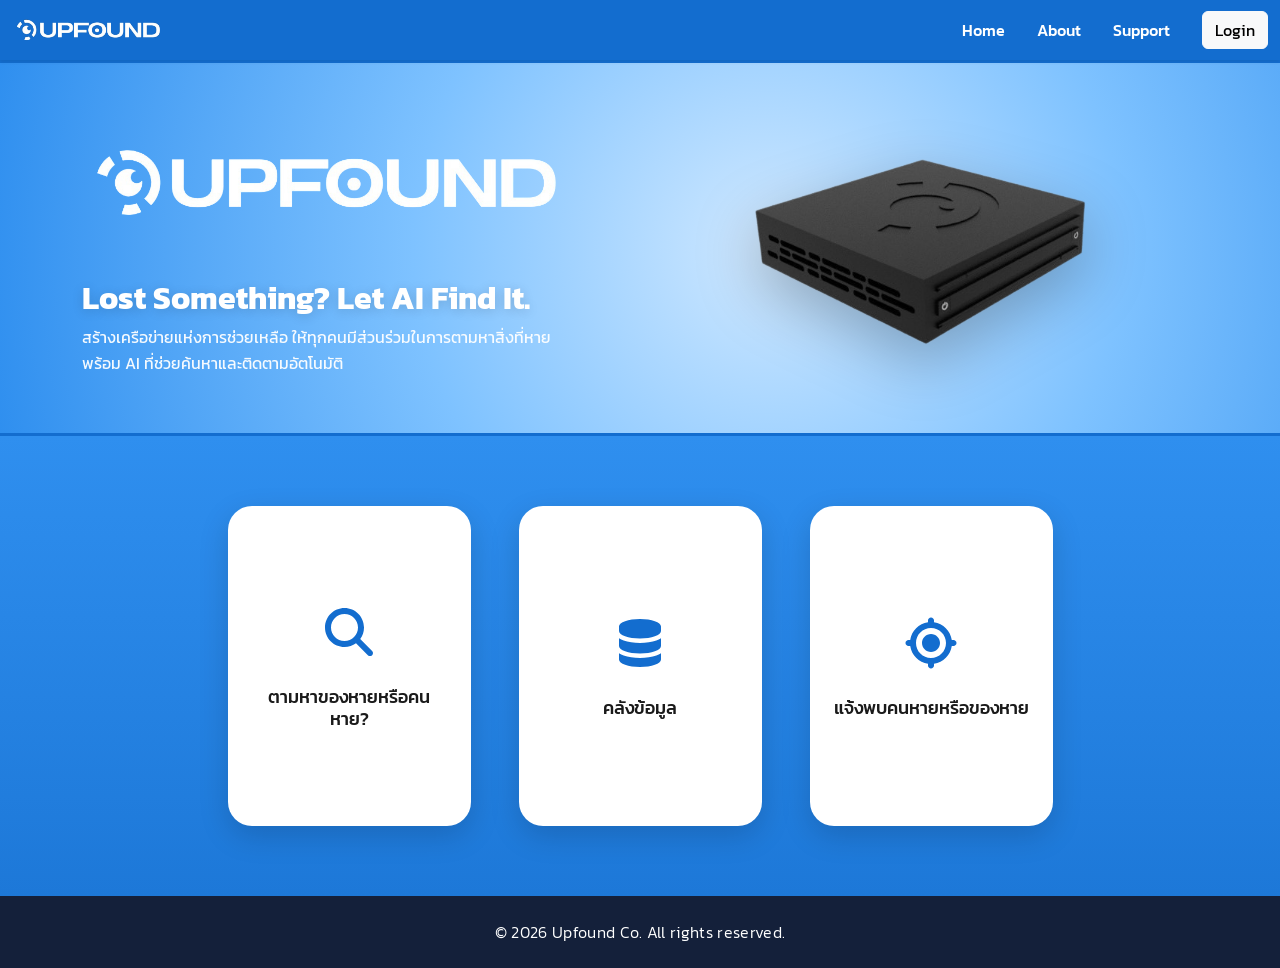
<file: Web_dev/index.html>
<!DOCTYPE html>
<html lang="en">
<head>
    <meta charset="UTF-8">
    <meta name="viewport" content="width=device-width, initial-scale=1.0">
    <title>Upfound</title>
    <link href="https://cdn.jsdelivr.net/npm/bootstrap@5.3.3/dist/css/bootstrap.min.css" rel="stylesheet">
    <link rel="preconnect" href="https://fonts.googleapis.com">
    <link rel="preconnect" href="https://fonts.gstatic.com" crossorigin>
    <link href="https://fonts.googleapis.com/css2?family=Kanit:wght@300;400;500;600;700&display=swap" rel="stylesheet">
    <link rel="stylesheet" href="style.css">
</head>
<body>

    <!-- Nav-Bar -->
    <nav class="navbar navbar-expand-lg navbar-light bg-white shadow-sm ub-bg">
        <div class="container-fluid ub-bg pd">
            <a href="index.html"><img src="Asset/UPFOUND.svg" alt="Company Logo" class = "Logo"></a>
            <button class="navbar-toggler" type="button" data-bs-toggle="collapse" data-bs-target="#navbarNav" aria-controls="navbarNav" aria-expanded="false" aria-label="Toggle navigation">
                <span class="navbar-toggler-icon"></span>
            </button>
            <div class="collapse navbar-collapse" id="navbarNav">
                <ul class="navbar-nav ms-auto align-items-lg-center">
                    <li class="nav-item">
                        <a class="nav-link" href="index.html">Home</a>
                    </li>
                    <li class="nav-item">
                        <a class="nav-link" href="About.html">About</a>
                    </li>
                    <li class="nav-item">
                        <a class="nav-link" href="Support.html">Support</a>
                    </li>
                    <li class="nav-item ms-lg-3">
                        <a class="btn btn-light" href="login.html">Login</a>
                    </li>
                </ul>
            </div>
        </div>
    </nav>

    <!-- Hero Banner -->
    <div class="hero-banner d-flex align-items-center"> 
        <div class="container">
            <div class="row align-items-center">
                <div class="col-lg-6 text-lg-start">
                    <img src="Asset/UPFOUND.svg" alt="Upfound Logo" class="hero-logo mb-3">
                    <h2 class="hero-title">Lost Something? Let AI Find It.</h2>
                    <p class="hero-text">สร้างเครือข่ายแห่งการช่วยเหลือ ให้ทุกคนมีส่วนร่วมในการตามหาสิ่งที่หาย พร้อม AI ที่ช่วยค้นหาและติดตามอัตโนมัติ</p>
                </div>
                <div class="col-lg-6 d-flex justify-content-center justify-content-lg-center">
                    <img src="Asset/edgebox.svg" alt="Edgebox" class="hero-edgebox img-fluid">
                </div>
            </div>
        </div>
    </div>

    <!-- Body -->
    <div class="feature-section">
        <div class="container">
            <div class="row justify-content-center g-5">
                <div class="col-12 col-md-6 col-lg-3 d-flex btn-header">
                    <a class="btn btn-light feature-card feature-title text-center w-100" href="Search.html">
                        <svg xmlns="http://www.w3.org/2000/svg" viewBox="0 0 640 640" class="mw"><!--!Font Awesome Free v7.3.0 by @fontawesome - https://fontawesome.com License - https://fontawesome.com/license/free Copyright 2026 Fonticons, Inc.--><path d="M480 272C480 317.9 465.1 360.3 440 394.7L566.6 521.4C579.1 533.9 579.1 554.2 566.6 566.7C554.1 579.2 533.8 579.2 521.3 566.7L394.7 440C360.3 465.1 317.9 480 272 480C157.1 480 64 386.9 64 272C64 157.1 157.1 64 272 64C386.9 64 480 157.1 480 272zM272 416C351.5 416 416 351.5 416 272C416 192.5 351.5 128 272 128C192.5 128 128 192.5 128 272C128 351.5 192.5 416 272 416z"/></svg>
                        <h2 class="btn-h2">ตามหาของหายหรือคนหาย?</h2>
                    </a>
                </div>
                <div class="col-12 col-md-6 col-lg-3 d-flex">
                    <a class="btn btn-light feature-card feature-title text-center w-100" href ="data.html">
                        <svg xmlns="http://www.w3.org/2000/svg" viewBox="0 0 640 640" class="mw"><!--!Font Awesome Free v7.3.0 by @fontawesome - https://fontawesome.com License - https://fontawesome.com/license/free Copyright 2026 Fonticons, Inc.--><path d="M544 269.8C529.2 279.6 512.2 287.5 494.5 293.8C447.5 310.6 385.8 320 320 320C254.2 320 192.4 310.5 145.5 293.8C127.9 287.5 110.8 279.6 96 269.8L96 352C96 396.2 196.3 432 320 432C443.7 432 544 396.2 544 352L544 269.8zM544 192L544 144C544 99.8 443.7 64 320 64C196.3 64 96 99.8 96 144L96 192C96 236.2 196.3 272 320 272C443.7 272 544 236.2 544 192zM494.5 453.8C447.6 470.5 385.9 480 320 480C254.1 480 192.4 470.5 145.5 453.8C127.9 447.5 110.8 439.6 96 429.8L96 496C96 540.2 196.3 576 320 576C443.7 576 544 540.2 544 496L544 429.8C529.2 439.6 512.2 447.5 494.5 453.8z"/></svg>
                        <h2 class = "btn-h2">คลังข้อมูล</h2>
                    </a>
                </div>
                <div class="col-12 col-md-6 col-lg-3 d-flex">
                    <a class="btn btn-light feature-card feature-title text-center w-100" href="found.html">
                        <svg xmlns="http://www.w3.org/2000/svg" viewBox="0 0 640 640" class="mw"><!--!Font Awesome Free v7.3.0 by @fontawesome - https://fontawesome.com License - https://fontawesome.com/license/free Copyright 2026 Fonticons, Inc.--><path d="M320 48C337.7 48 352 62.3 352 80L352 98.3C450.1 112.3 527.7 189.9 541.7 288L560 288C577.7 288 592 302.3 592 320C592 337.7 577.7 352 560 352L541.7 352C527.7 450.1 450.1 527.7 352 541.7L352 560C352 577.7 337.7 592 320 592C302.3 592 288 577.7 288 560L288 541.7C189.9 527.7 112.3 450.1 98.3 352L80 352C62.3 352 48 337.7 48 320C48 302.3 62.3 288 80 288L98.3 288C112.3 189.9 189.9 112.3 288 98.3L288 80C288 62.3 302.3 48 320 48zM160 320C160 408.4 231.6 480 320 480C408.4 480 480 408.4 480 320C480 231.6 408.4 160 320 160C231.6 160 160 231.6 160 320zM320 224C373 224 416 267 416 320C416 373 373 416 320 416C267 416 224 373 224 320C224 267 267 224 320 224z"/></svg>
                        <h2 class = "btn-h2">แจ้งพบคนหายหรือของหาย</h2>
                    </a>
                </div>
            </div>
            
        </div>
    </div>

    <!-- Footer -->
    <div class="footer-section">
        <div class="container">
            <div class="row justify-content-center text-center">
                <p class="sfw mb-0">&copy; 2026 Upfound Co. All rights reserved.</p>
            </div>
        </div>
    </div>

    <script src="https://cdn.jsdelivr.net/npm/bootstrap@5.3.3/dist/js/bootstrap.bundle.min.js"></script>
    <script src="upfound.js"></script>
</body>
</html>
</file>
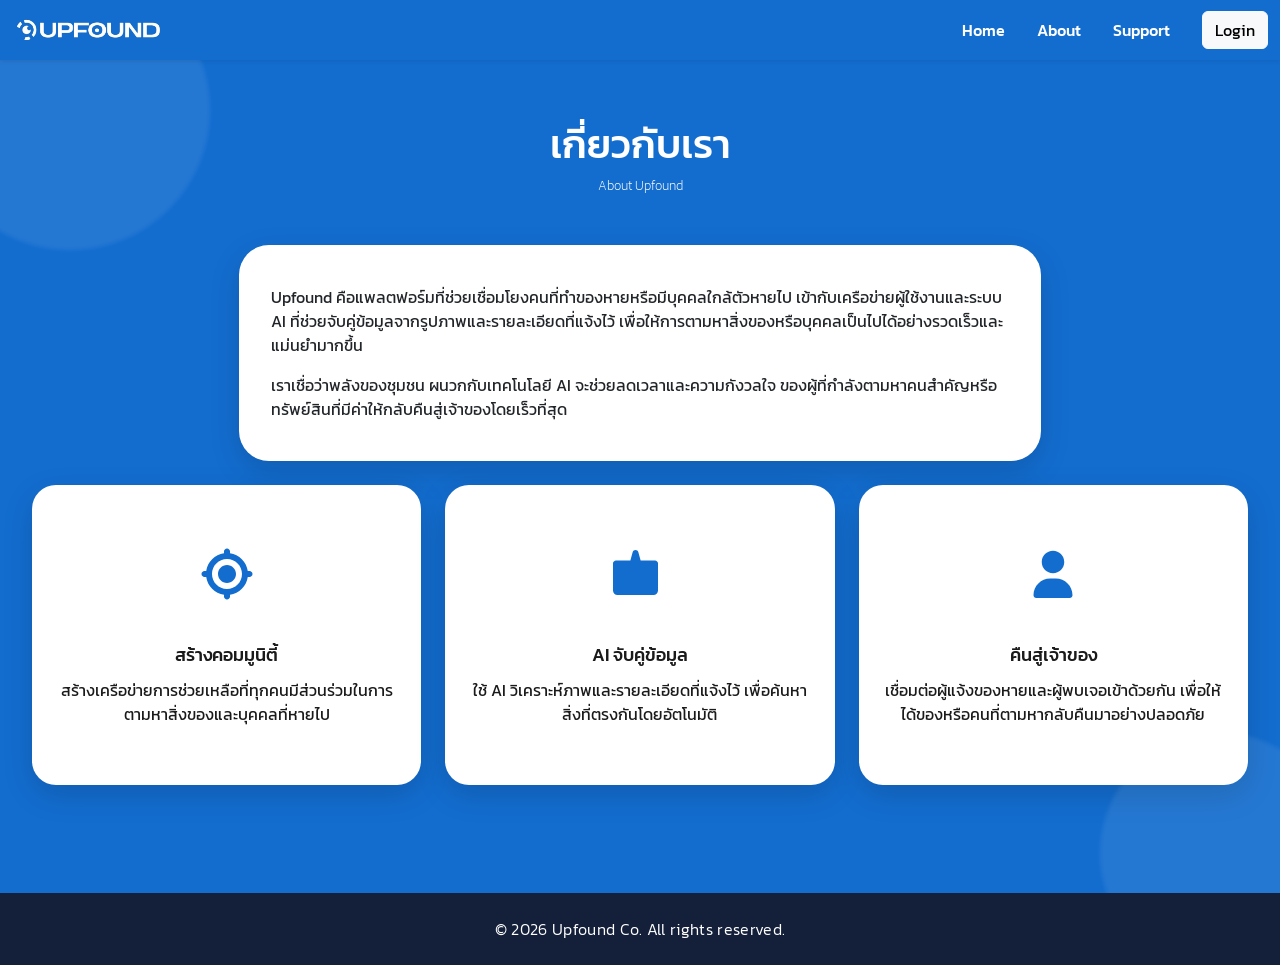
<file: Web_dev/About.html>
<!DOCTYPE html>
<html lang="en">
<head>
    <meta charset="UTF-8">
    <meta name="viewport" content="width=device-width, initial-scale=1.0">
    <title>Upfound</title>
    <link href="https://cdn.jsdelivr.net/npm/bootstrap@5.3.3/dist/css/bootstrap.min.css" rel="stylesheet">
    <link rel="preconnect" href="https://fonts.googleapis.com">
    <link rel="preconnect" href="https://fonts.gstatic.com" crossorigin>
    <link href="https://fonts.googleapis.com/css2?family=Kanit:wght@300;400;500;600;700&display=swap" rel="stylesheet">
    <link rel="stylesheet" href="style.css">
</head>
<body>

    <!-- Nav-Bar -->
    <nav class="navbar navbar-expand-lg navbar-light bg-white shadow-sm ub-bg">
        <div class="container-fluid ub-bg pd">
            <a href="index.html"><img src="Asset/UPFOUND.svg" alt="Company Logo" class = "Logo"></a>
            <button class="navbar-toggler" type="button" data-bs-toggle="collapse" data-bs-target="#navbarNav" aria-controls="navbarNav" aria-expanded="false" aria-label="Toggle navigation">
                <span class="navbar-toggler-icon"></span>
            </button>
            <div class="collapse navbar-collapse" id="navbarNav">
                <ul class="navbar-nav ms-auto align-items-lg-center">
                    <li class="nav-item">
                        <a class="nav-link" href="index.html">Home</a>
                    </li>
                    <li class="nav-item">
                        <a class="nav-link" href="About.html">About</a>
                    </li>
                    <li class="nav-item">
                        <a class="nav-link" href="Support.html">Support</a>
                    </li>
                    <li class="nav-item ms-lg-3">
                        <a class="btn btn-light" href="login.html">Login</a>
                    </li>
                </ul>
            </div>
        </div>
    </nav>

    <div class="full-blue">
        <div class="container-fluid">
            <div class="row text-center">
                <div class="data-heading form-heading">
                    <h1>เกี่ยวกับเรา</h1>
                    <p class="sub-form-label text-white">About Upfound</p>
                </div>
            </div>

            <div class="row justify-content-center">
                <div class="col-12 col-lg-8">
                    <div class="form-doc-item text-start mb-4">
                        <p>
                            Upfound คือแพลตฟอร์มที่ช่วยเชื่อมโยงคนที่ทำของหายหรือมีบุคคลใกล้ตัวหายไป
                            เข้ากับเครือข่ายผู้ใช้งานและระบบ AI ที่ช่วยจับคู่ข้อมูลจากรูปภาพและรายละเอียดที่แจ้งไว้
                            เพื่อให้การตามหาสิ่งของหรือบุคคลเป็นไปได้อย่างรวดเร็วและแม่นยำมากขึ้น
                        </p>
                        <p class="mb-0">
                            เราเชื่อว่าพลังของชุมชน ผนวกกับเทคโนโลยี AI จะช่วยลดเวลาและความกังวลใจ
                            ของผู้ที่กำลังตามหาคนสำคัญหรือทรัพย์สินที่มีค่าให้กลับคืนสู่เจ้าของโดยเร็วที่สุด
                        </p>
                    </div>
                </div>
            </div>

            <div class="row justify-content-center g-4 pb-5">
                <div class="col-12 col-md-6 col-lg-4 d-flex">
                    <div class="feature-card text-center w-100">
                        <svg xmlns="http://www.w3.org/2000/svg" viewBox="0 0 640 640" class="mw"><path d="M320 48C337.7 48 352 62.3 352 80L352 98.3C450.1 112.3 527.7 189.9 541.7 288L560 288C577.7 288 592 302.3 592 320C592 337.7 577.7 352 560 352L541.7 352C527.7 450.1 450.1 527.7 352 541.7L352 560C352 577.7 337.7 592 320 592C302.3 592 288 577.7 288 560L288 541.7C189.9 527.7 112.3 450.1 98.3 352L80 352C62.3 352 48 337.7 48 320C48 302.3 62.3 288 80 288L98.3 288C112.3 189.9 189.9 112.3 288 98.3L288 80C288 62.3 302.3 48 320 48zM160 320C160 408.4 231.6 480 320 480C408.4 480 480 408.4 480 320C480 231.6 408.4 160 320 160C231.6 160 160 231.6 160 320zM320 224C373 224 416 267 416 320C416 373 373 416 320 416C267 416 224 373 224 320C224 267 267 224 320 224z"/></svg>
                        <h2 class="feature-title-h2">สร้างคอมมูนิตี้</h2>
                        <p class="mb-0">สร้างเครือข่ายการช่วยเหลือที่ทุกคนมีส่วนร่วมในการตามหาสิ่งของและบุคคลที่หายไป</p>
                    </div>
                </div>
                <div class="col-12 col-md-6 col-lg-4 d-flex">
                    <div class="feature-card text-center w-100">
                        <svg xmlns="http://www.w3.org/2000/svg" viewBox="0 0 640 640" class="mw"><path d="M272 64C257.7 64 245.2 73.6 241.4 87.4L217.1 176L64 176C46.3 176 32 190.3 32 208L32 496C32 522.5 53.5 544 80 544L464 544C490.5 544 512 522.5 512 496L512 208C512 190.3 497.7 176 480 176L326.9 176L302.6 87.4C298.8 73.6 286.3 64 272 64L272 64zM244 240C230.7 240 220 250.7 220 264C220 277.3 230.7 288 244 288L300 288C313.3 288 324 277.3 324 264C324 250.7 313.3 240 300 240L244 240z"/></svg>
                        <h2 class="feature-title-h2">AI จับคู่ข้อมูล</h2>
                        <p class="mb-0">ใช้ AI วิเคราะห์ภาพและรายละเอียดที่แจ้งไว้ เพื่อค้นหาสิ่งที่ตรงกันโดยอัตโนมัติ</p>
                    </div>
                </div>
                <div class="col-12 col-md-6 col-lg-4 d-flex">
                    <div class="feature-card text-center w-100">
                        <svg xmlns="http://www.w3.org/2000/svg" viewBox="0 0 640 640" class="mw"><path d="M320 312C386.3 312 440 258.3 440 192C440 125.7 386.3 72 320 72C253.7 72 200 125.7 200 192C200 258.3 253.7 312 320 312zM290.3 368C191.8 368 112 447.8 112 546.3C112 562.7 125.3 576 141.7 576L498.3 576C514.7 576 528 562.7 528 546.3C528 447.8 448.2 368 349.7 368L290.3 368z"/></svg>
                        <h2 class="feature-title-h2">คืนสู่เจ้าของ</h2>
                        <p class="mb-0">เชื่อมต่อผู้แจ้งของหายและผู้พบเจอเข้าด้วยกัน เพื่อให้ได้ของหรือคนที่ตามหากลับคืนมาอย่างปลอดภัย</p>
                    </div>
                </div>
            </div>
        </div>
    </div>

    <!-- Footer -->
    <div class="footer-section">
        <div class="container">
            <div class="row justify-content-center text-center">
                <p class="sfw mb-0">&copy; 2026 Upfound Co. All rights reserved.</p>
            </div>
        </div>
    </div>

    <script src="https://cdn.jsdelivr.net/npm/bootstrap@5.3.3/dist/js/bootstrap.bundle.min.js"></script>
    <script src="upfound.js"></script>
</body>
</html>
</file>
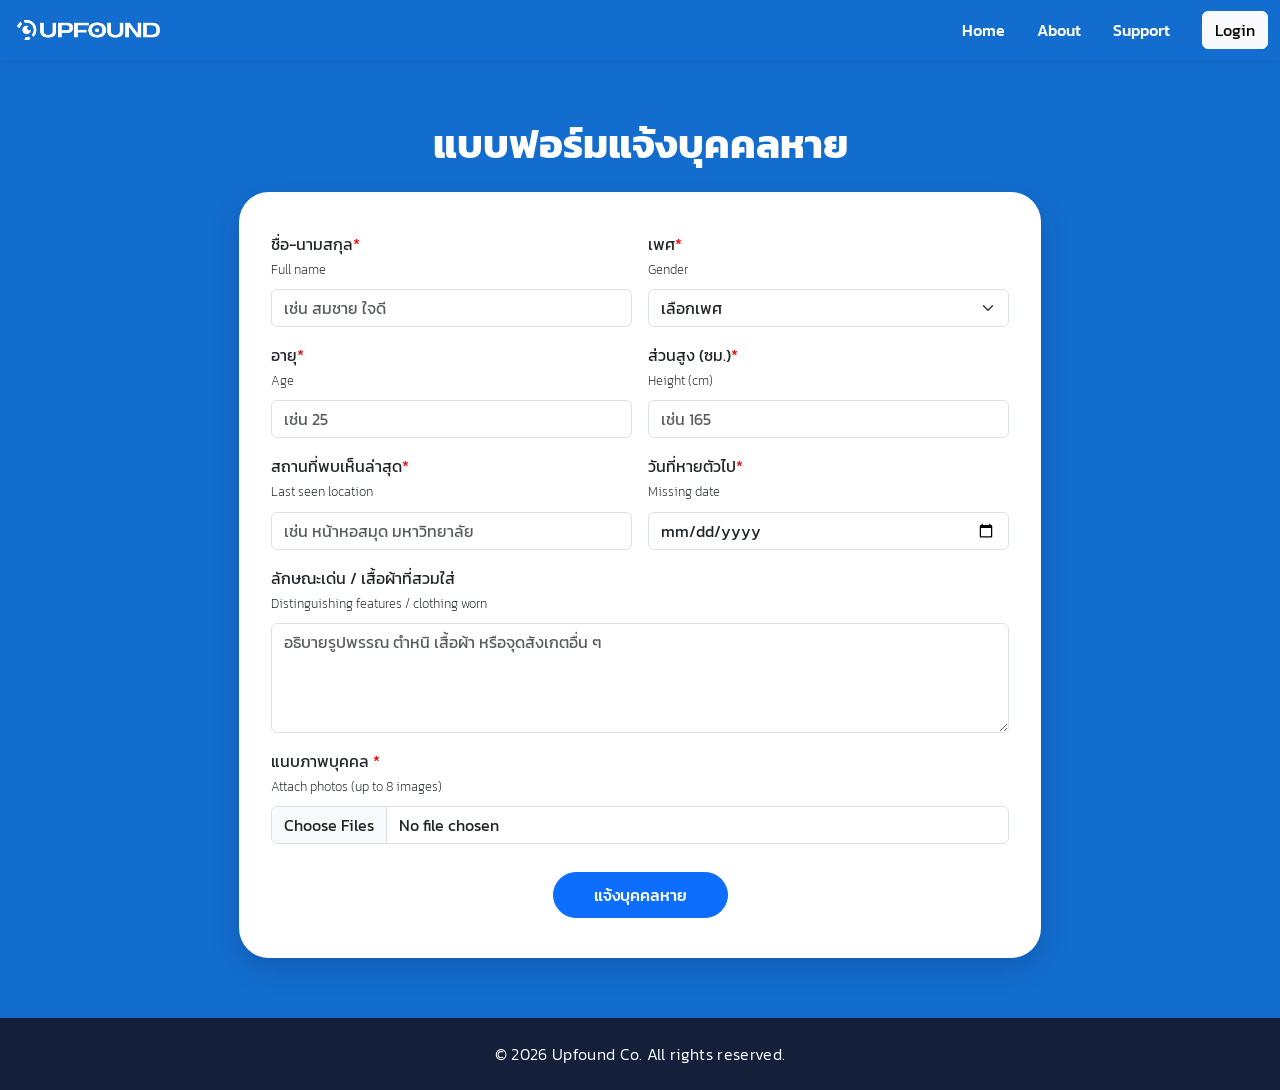
<file: Web_dev/formperson.html>
<!DOCTYPE html>
<html lang="en">
<head>
    <meta charset="UTF-8">
    <meta name="viewport" content="width=device-width, initial-scale=1.0">
    <title>Upfound</title>
    <link href="https://cdn.jsdelivr.net/npm/bootstrap@5.3.3/dist/css/bootstrap.min.css" rel="stylesheet">
    <link rel="preconnect" href="https://fonts.googleapis.com">
    <link rel="preconnect" href="https://fonts.gstatic.com" crossorigin>
    <link href="https://fonts.googleapis.com/css2?family=Kanit:wght@300;400;500;600;700&display=swap" rel="stylesheet">
    <link rel="stylesheet" href="style.css">
</head>
<body>

    <!-- Nav-Bar -->
    <nav class="navbar navbar-expand-lg navbar-light bg-white shadow-sm ub-bg">
        <div class="container-fluid ub-bg pd">
            <a href="index.html"><img src="Asset/UPFOUND.svg" alt="Company Logo" class = "Logo"></a>
            <button class="navbar-toggler" type="button" data-bs-toggle="collapse" data-bs-target="#navbarNav" aria-controls="navbarNav" aria-expanded="false" aria-label="Toggle navigation">
                <span class="navbar-toggler-icon"></span>
            </button>
            <div class="collapse navbar-collapse" id="navbarNav">
                <ul class="navbar-nav ms-auto align-items-lg-center">
                    <li class="nav-item">
                        <a class="nav-link" href="index.html">Home</a>
                    </li>
                    <li class="nav-item">
                        <a class="nav-link" href="About.html">About</a>
                    </li>
                    <li class="nav-item">
                        <a class="nav-link" href="Support.html">Support</a>
                    </li>
                    <li class="nav-item ms-lg-3">
                        <a class="btn btn-light" href="login.html">Login</a>
                    </li>
                </ul>
            </div>
        </div>
    </nav>

    <div class="item-form-body d-flex align-items-center">
        <div class="container-fluid">
            <div class = "row justify-content-center text-center">
                <h1 class="form-heading mb-4"> แบบฟอร์มแจ้งบุคคลหาย</h1>
                <div class="col-12 col-lg-8">
                    <div class="form-doc-item text-start">
                        <form>
                            <div class="row g-3">
                                <div class="col-12 col-md-6">
                                    <label for="personName" class="form-label">ชื่อ-นามสกุล<span style="color: red;">*</span></label><br>
                                    <label for="SubpersonName" class="sub-form-label">Full name</label>
                                    <input type="text" class="form-control" id="personName" placeholder="เช่น สมชาย ใจดี" required>
                                </div>
                                <div class="col-12 col-md-6">
                                    <label for="personGender" class="form-label">เพศ<span style="color: red;">*</span></label><br>
                                    <label for="SubpersonGender" class="sub-form-label">Gender</label>
                                    <select class="form-select" id="personGender" required>
                                        <option value="" selected disabled>เลือกเพศ</option>
                                        <option value="male">ชาย / Male</option>
                                        <option value="female">หญิง / Female</option>
                                        <option value="other">อื่นๆ / Other</option>
                                    </select>
                                </div>
                                <div class="col-12 col-md-6">
                                    <label for="personAge" class="form-label">อายุ<span style="color: red;">*</span></label><br>
                                    <label for="SubpersonAge" class="sub-form-label">Age</label>
                                    <input type="number" class="form-control" id="personAge" min="0" placeholder="เช่น 25" required>
                                </div>
                                <div class="col-12 col-md-6">
                                    <label for="personHeight" class="form-label">ส่วนสูง (ซม.)<span style="color: red;">*</span></label><br>
                                    <label for="SubpersonHeight" class="sub-form-label">Height (cm)</label>
                                    <input type="number" class="form-control" id="personHeight" min="0" placeholder="เช่น 165" required>
                                </div>
                                <div class="col-12 col-md-6">
                                    <label for="personLocation" class="form-label">สถานที่พบเห็นล่าสุด<span style="color: red;">*</span></label><br>
                                    <label for="SubpersonLocation" class="sub-form-label">Last seen location</label>
                                    <input type="text" class="form-control" id="personLocation" placeholder="เช่น หน้าหอสมุด มหาวิทยาลัย" required>
                                </div>
                                <div class="col-12 col-md-6">
                                    <label for="personDate" class="form-label">วันที่หายตัวไป<span style="color: red;">*</span></label><br>
                                    <label for="SubpersonDate" class="sub-form-label">Missing date</label>
                                    <input type="date" class="form-control" id="personDate" required>
                                </div>
                                <div class="col-12">
                                    <label for="personDetail" class="form-label">ลักษณะเด่น / เสื้อผ้าที่สวมใส่</label><br>
                                    <label for="SubpersonDetail" class="sub-form-label">Distinguishing features / clothing worn</label>
                                    <textarea class="form-control" id="personDetail" rows="4" placeholder="อธิบายรูปพรรณ ตำหนิ เสื้อผ้า หรือจุดสังเกตอื่น ๆ"></textarea>
                                </div>
                                <div class="col-12">
                                    <label for="personImages" class="form-label">แนบภาพบุคคล <span style="color: red;">*</span> </label><br>
                                    <label for="SubpersonImages" class="sub-form-label">Attach photos (up to 8 images)</label>
                                    <input type="file" class="form-control" id="personImages" accept="image/*" multiple>
                                    <div id="personImagesError" class="text-danger small mt-1"></div>
                                </div>
                                <div class="col-12 text-center mt-4">
                                    <button type="submit" class="btn btn-primary form-submit-btn">แจ้งบุคคลหาย</button>
                                </div>
                            </div>
                        </form>
                    </div>
                </div>
            </div>
        </div>
    </div>


    <!-- Footer -->
    <div class="footer-section">
        <div class="container">
            <div class="row justify-content-center text-center">
                <p class="sfw mb-0">&copy; 2026 Upfound Co. All rights reserved.</p>
            </div>
        </div>
    </div>

    <script src="upfound.js"></script>
</body>
</html>
</file>
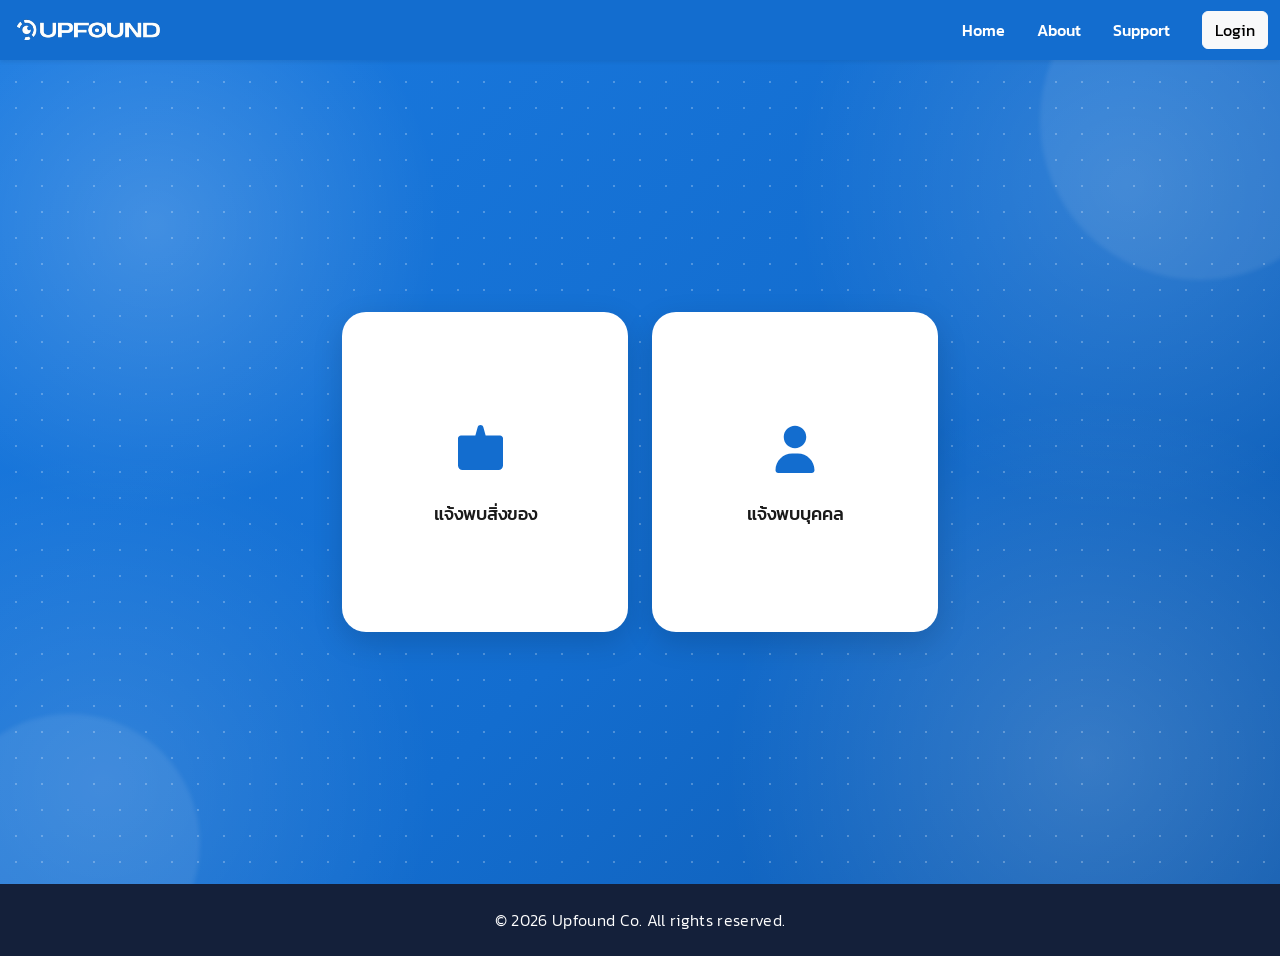
<file: Web_dev/found.html>
<!DOCTYPE html>
<html lang="en">
<head>
    <meta charset="UTF-8">
    <meta name="viewport" content="width=device-width, initial-scale=1.0">
    <title>Upfound</title>
    <link href="https://cdn.jsdelivr.net/npm/bootstrap@5.3.3/dist/css/bootstrap.min.css" rel="stylesheet">
    <link rel="preconnect" href="https://fonts.googleapis.com">
    <link rel="preconnect" href="https://fonts.gstatic.com" crossorigin>
    <link href="https://fonts.googleapis.com/css2?family=Kanit:wght@300;400;500;600;700&display=swap" rel="stylesheet">
    <link rel="stylesheet" href="style.css">
</head>
<body>

    <!-- Nav-Bar -->
    <nav class="navbar navbar-expand-lg navbar-light bg-white shadow-sm ub-bg">
        <div class="container-fluid ub-bg pd">
            <a href="index.html"><img src="Asset/UPFOUND.svg" alt="Company Logo" class = "Logo"></a>
            <button class="navbar-toggler" type="button" data-bs-toggle="collapse" data-bs-target="#navbarNav" aria-controls="navbarNav" aria-expanded="false" aria-label="Toggle navigation">
                <span class="navbar-toggler-icon"></span>
            </button>
            <div class="collapse navbar-collapse" id="navbarNav">
                <ul class="navbar-nav ms-auto align-items-lg-center">
                    <li class="nav-item">
                        <a class="nav-link" href="index.html">Home</a>
                    </li>
                    <li class="nav-item">
                        <a class="nav-link" href="About.html">About</a>
                    </li>
                    <li class="nav-item">
                        <a class="nav-link" href="Support.html">Support</a>
                    </li>
                    <li class="nav-item ms-lg-3">
                        <a class="btn btn-light" href="login.html">Login</a>
                    </li>
                </ul>
            </div>
        </div>
    </nav>


    <div class="seclect-section d-flex align-items-center">
        <div class="container-fluid">
            <div class="row justify-content-center g-4">
                <div class="col-12 col-md-6 col-lg-3 d-flex">
                    <a class="btn btn-light feature-card feature-title text-center w-100" href="founditem.html">
                        <svg xmlns="http://www.w3.org/2000/svg" viewBox="0 0 640 640" class="mw"><path d="M272 64C257.7 64 245.2 73.6 241.4 87.4L217.1 176L64 176C46.3 176 32 190.3 32 208L32 496C32 522.5 53.5 544 80 544L464 544C490.5 544 512 522.5 512 496L512 208C512 190.3 497.7 176 480 176L326.9 176L302.6 87.4C298.8 73.6 286.3 64 272 64L272 64zM244 240C230.7 240 220 250.7 220 264C220 277.3 230.7 288 244 288L300 288C313.3 288 324 277.3 324 264C324 250.7 313.3 240 300 240L244 240z"/></svg>
                        <h2 class="btn-h2">แจ้งพบสิ่งของ</h2>
                    </a>
                </div>
                <div class="col-12 col-md-6 col-lg-3 d-flex">
                    <a class="btn btn-light feature-card feature-title text-center w-100" href="foundperson.html">
                        <svg xmlns="http://www.w3.org/2000/svg" viewBox="0 0 640 640" class="mw"><path d="M320 312C386.3 312 440 258.3 440 192C440 125.7 386.3 72 320 72C253.7 72 200 125.7 200 192C200 258.3 253.7 312 320 312zM290.3 368C191.8 368 112 447.8 112 546.3C112 562.7 125.3 576 141.7 576L498.3 576C514.7 576 528 562.7 528 546.3C528 447.8 448.2 368 349.7 368L290.3 368z"/></svg>
                        <h2 class="btn-h2">แจ้งพบบุคคล</h2>
                    </a>
                </div>
            </div>
        </div>
    </div>

    <!-- Footer -->
    <div class="footer-section">
        <div class="container">
            <div class="row justify-content-center text-center">
                <p class="sfw mb-0">&copy; 2026 Upfound Co. All rights reserved.</p>
            </div>
        </div>
    </div>

    <script src="upfound.js"></script>
</body>
</html>
</file>
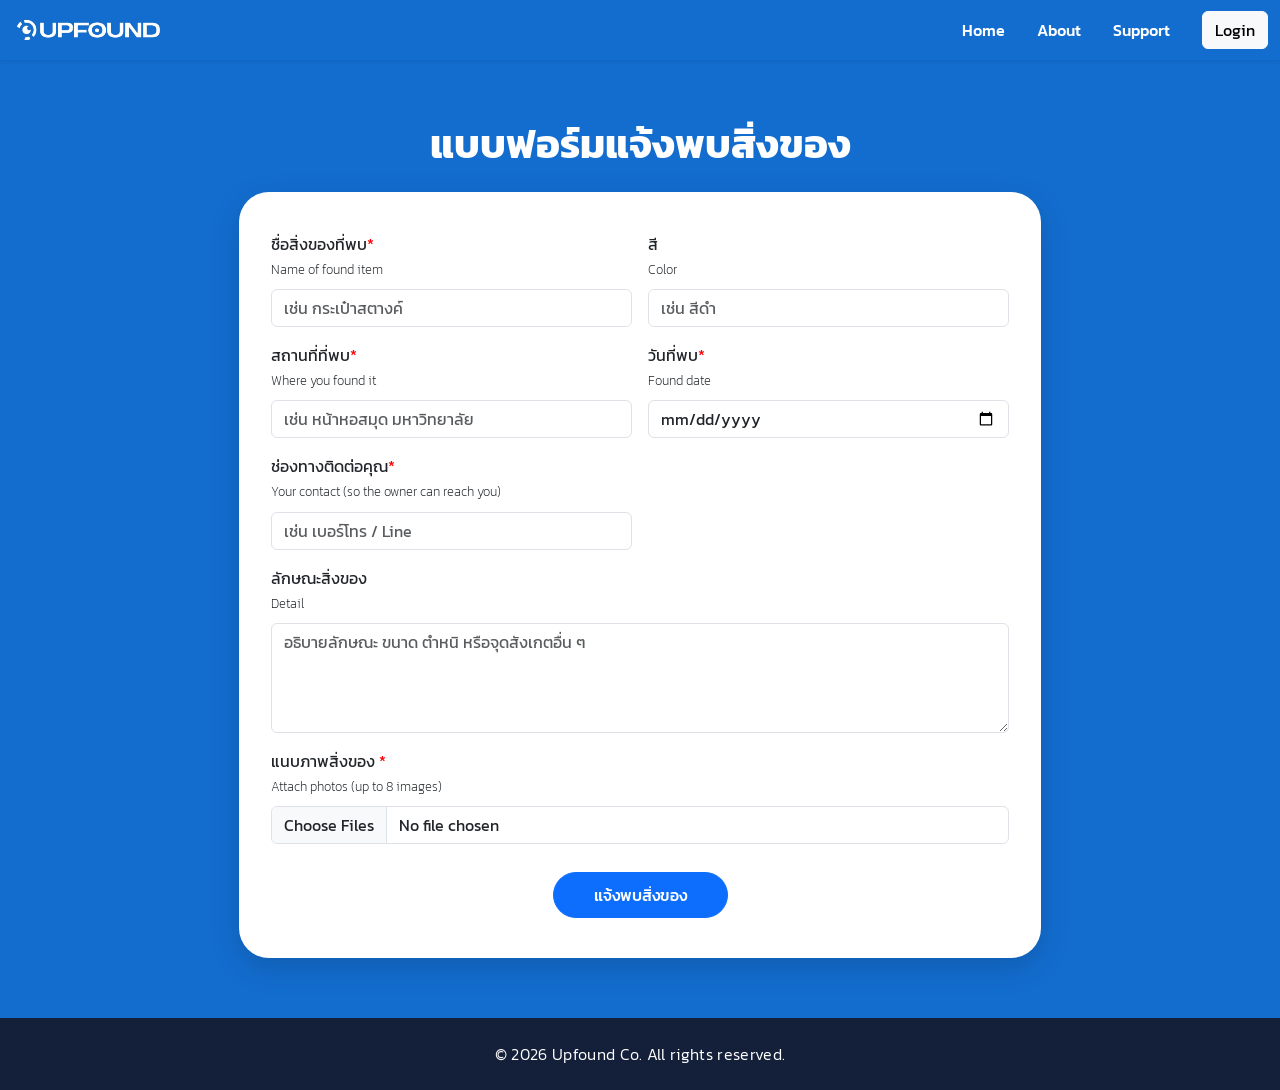
<file: Web_dev/founditem.html>
<!DOCTYPE html>
<html lang="en">
<head>
    <meta charset="UTF-8">
    <meta name="viewport" content="width=device-width, initial-scale=1.0">
    <title>Upfound</title>
    <link href="https://cdn.jsdelivr.net/npm/bootstrap@5.3.3/dist/css/bootstrap.min.css" rel="stylesheet">
    <link rel="preconnect" href="https://fonts.googleapis.com">
    <link rel="preconnect" href="https://fonts.gstatic.com" crossorigin>
    <link href="https://fonts.googleapis.com/css2?family=Kanit:wght@300;400;500;600;700&display=swap" rel="stylesheet">
    <link rel="stylesheet" href="style.css">
</head>
<body>

    <!-- Nav-Bar -->
    <nav class="navbar navbar-expand-lg navbar-light bg-white shadow-sm ub-bg">
        <div class="container-fluid ub-bg pd">
            <a href="index.html"><img src="Asset/UPFOUND.svg" alt="Company Logo" class = "Logo"></a>
            <button class="navbar-toggler" type="button" data-bs-toggle="collapse" data-bs-target="#navbarNav" aria-controls="navbarNav" aria-expanded="false" aria-label="Toggle navigation">
                <span class="navbar-toggler-icon"></span>
            </button>
            <div class="collapse navbar-collapse" id="navbarNav">
                <ul class="navbar-nav ms-auto align-items-lg-center">
                    <li class="nav-item"><a class="nav-link" href="index.html">Home</a></li>
                    <li class="nav-item"><a class="nav-link" href="About.html">About</a></li>
                    <li class="nav-item"><a class="nav-link" href="Support.html">Support</a></li>
                    <li class="nav-item ms-lg-3"><a class="btn btn-light" href="login.html">Login</a></li>
                </ul>
            </div>
        </div>
    </nav>

    <div class="item-form-body d-flex align-items-center">
        <div class="container-fluid">
            <div class = "row justify-content-center text-center">
                <h1 class="form-heading mb-4"> แบบฟอร์มแจ้งพบสิ่งของ</h1>
                <div class="col-12 col-lg-8">
                    <div class="form-doc-item text-start">
                        <form>
                            <div class="row g-3">
                                <div class="col-12 col-md-6">
                                    <label for="foundItemName" class="form-label">ชื่อสิ่งของที่พบ<span style="color: red;">*</span></label><br>
                                    <label class="sub-form-label">Name of found item</label>
                                    <input type="text" class="form-control" id="foundItemName" placeholder="เช่น กระเป๋าสตางค์" required>
                                </div>
                                <div class="col-12 col-md-6">
                                    <label for="foundItemColor" class="form-label">สี</label><br>
                                    <label class="sub-form-label">Color</label>
                                    <input type="text" class="form-control" id="foundItemColor" placeholder="เช่น สีดำ">
                                </div>
                                <div class="col-12 col-md-6">
                                    <label for="foundItemLocation" class="form-label">สถานที่ที่พบ<span style="color: red;">*</span></label><br>
                                    <label class="sub-form-label">Where you found it</label>
                                    <input type="text" class="form-control" id="foundItemLocation" placeholder="เช่น หน้าหอสมุด มหาวิทยาลัย" required>
                                </div>
                                <div class="col-12 col-md-6">
                                    <label for="foundItemDate" class="form-label">วันที่พบ<span style="color: red;">*</span></label><br>
                                    <label class="sub-form-label">Found date</label>
                                    <input type="date" class="form-control" id="foundItemDate" required>
                                </div>
                                <div class="col-12 col-md-6">
                                    <label for="foundItemContact" class="form-label">ช่องทางติดต่อคุณ<span style="color: red;">*</span></label><br>
                                    <label class="sub-form-label">Your contact (so the owner can reach you)</label>
                                    <input type="text" class="form-control" id="foundItemContact" placeholder="เช่น เบอร์โทร / Line" required>
                                </div>
                                <div class="col-12">
                                    <label for="foundItemDetail" class="form-label">ลักษณะสิ่งของ</label><br>
                                    <label class="sub-form-label">Detail</label>
                                    <textarea class="form-control" id="foundItemDetail" rows="4" placeholder="อธิบายลักษณะ ขนาด ตำหนิ หรือจุดสังเกตอื่น ๆ"></textarea>
                                </div>
                                <div class="col-12">
                                    <label for="foundItemImages" class="form-label">แนบภาพสิ่งของ <span style="color: red;">*</span></label><br>
                                    <label class="sub-form-label">Attach photos (up to 8 images)</label>
                                    <input type="file" class="form-control" id="foundItemImages" accept="image/*" multiple>
                                    <div id="foundItemImagesError" class="text-danger small mt-1"></div>
                                </div>
                                <div class="col-12 text-center mt-4">
                                    <button type="submit" class="btn btn-primary form-submit-btn">แจ้งพบสิ่งของ</button>
                                </div>
                            </div>
                        </form>
                    </div>
                </div>
            </div>
        </div>
    </div>

    <!-- Footer -->
    <div class="footer-section">
        <div class="container">
            <div class="row justify-content-center text-center">
                <p class="sfw mb-0">&copy; 2026 Upfound Co. All rights reserved.</p>
            </div>
        </div>
    </div>

    <script src="upfound.js"></script>
</body>
</html>
</file>
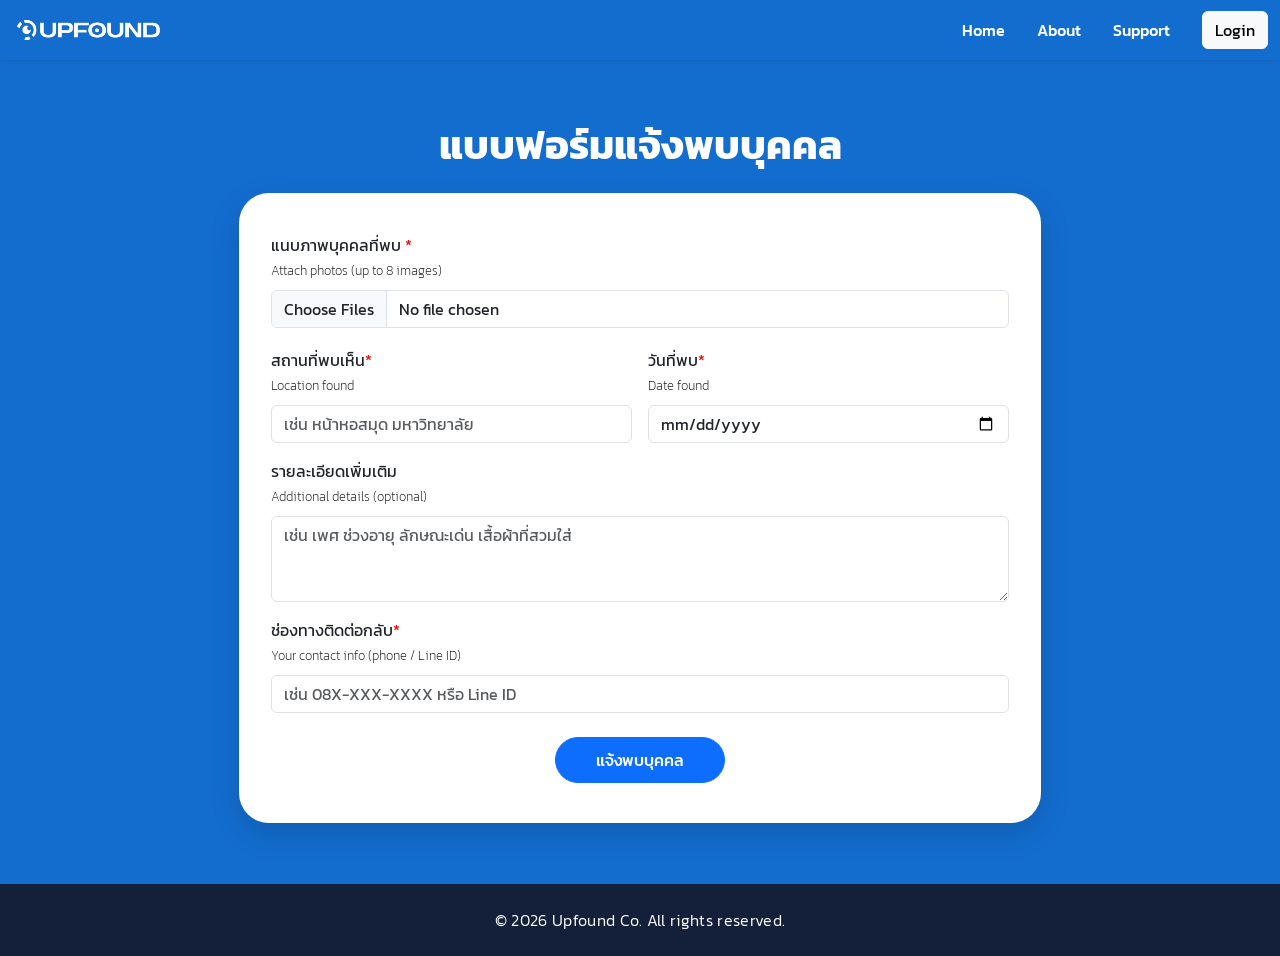
<file: Web_dev/foundperson.html>
<!DOCTYPE html>
<html lang="en">
<head>
    <meta charset="UTF-8">
    <meta name="viewport" content="width=device-width, initial-scale=1.0">
    <title>Upfound</title>
    <link href="https://cdn.jsdelivr.net/npm/bootstrap@5.3.3/dist/css/bootstrap.min.css" rel="stylesheet">
    <link rel="preconnect" href="https://fonts.googleapis.com">
    <link rel="preconnect" href="https://fonts.gstatic.com" crossorigin>
    <link href="https://fonts.googleapis.com/css2?family=Kanit:wght@300;400;500;600;700&display=swap" rel="stylesheet">
    <link rel="stylesheet" href="style.css">
</head>
<body>

    <!-- Nav-Bar -->
    <nav class="navbar navbar-expand-lg navbar-light bg-white shadow-sm ub-bg">
        <div class="container-fluid ub-bg pd">
            <a href="index.html"><img src="Asset/UPFOUND.svg" alt="Company Logo" class = "Logo"></a>
            <button class="navbar-toggler" type="button" data-bs-toggle="collapse" data-bs-target="#navbarNav" aria-controls="navbarNav" aria-expanded="false" aria-label="Toggle navigation">
                <span class="navbar-toggler-icon"></span>
            </button>
            <div class="collapse navbar-collapse" id="navbarNav">
                <ul class="navbar-nav ms-auto align-items-lg-center">
                    <li class="nav-item">
                        <a class="nav-link" href="index.html">Home</a>
                    </li>
                    <li class="nav-item">
                        <a class="nav-link" href="About.html">About</a>
                    </li>
                    <li class="nav-item">
                        <a class="nav-link" href="Support.html">Support</a>
                    </li>
                    <li class="nav-item ms-lg-3">
                        <a class="btn btn-light" href="login.html">Login</a>
                    </li>
                </ul>
            </div>
        </div>
    </nav>

    <div class="item-form-body d-flex align-items-center">
        <div class="container-fluid">
            <div class = "row justify-content-center text-center">
                <h1 class="form-heading mb-4"> แบบฟอร์มแจ้งพบบุคคล</h1>
                <div class="col-12 col-lg-8">
                    <div class="form-doc-item text-start">
                        <form>
                            <div class="row g-3">
                                <div class="col-12">
                                    <label for="foundImages" class="form-label">แนบภาพบุคคลที่พบ <span style="color: red;">*</span></label><br>
                                    <label for="SubfoundImages" class="sub-form-label">Attach photos (up to 8 images)</label>
                                    <input type="file" class="form-control" id="foundImages" accept="image/*" multiple required>
                                    <div id="foundImagesError" class="text-danger small mt-1"></div>
                                </div>
                                <div class="col-12 col-md-6">
                                    <label for="foundLocation" class="form-label">สถานที่พบเห็น<span style="color: red;">*</span></label><br>
                                    <label for="SubfoundLocation" class="sub-form-label">Location found</label>
                                    <input type="text" class="form-control" id="foundLocation" placeholder="เช่น หน้าหอสมุด มหาวิทยาลัย" required>
                                </div>
                                <div class="col-12 col-md-6">
                                    <label for="foundDate" class="form-label">วันที่พบ<span style="color: red;">*</span></label><br>
                                    <label for="SubfoundDate" class="sub-form-label">Date found</label>
                                    <input type="date" class="form-control" id="foundDate" required>
                                </div>
                                <div class="col-12">
                                    <label for="foundDetail" class="form-label">รายละเอียดเพิ่มเติม</label><br>
                                    <label for="SubfoundDetail" class="sub-form-label">Additional details (optional)</label>
                                    <textarea class="form-control" id="foundDetail" rows="3" placeholder="เช่น เพศ ช่วงอายุ ลักษณะเด่น เสื้อผ้าที่สวมใส่"></textarea>
                                </div>
                                <div class="col-12">
                                    <label for="foundContact" class="form-label">ช่องทางติดต่อกลับ<span style="color: red;">*</span></label><br>
                                    <label for="SubfoundContact" class="sub-form-label">Your contact info (phone / Line ID)</label>
                                    <input type="text" class="form-control" id="foundContact" placeholder="เช่น 08X-XXX-XXXX หรือ Line ID" required>
                                </div>
                                <div class="col-12 text-center mt-4">
                                    <button type="submit" class="btn btn-primary form-submit-btn">แจ้งพบบุคคล</button>
                                </div>
                            </div>
                        </form>
                    </div>
                </div>
            </div>
        </div>
    </div>

    <!-- Footer -->
    <div class="footer-section">
        <div class="container">
            <div class="row justify-content-center text-center">
                <p class="sfw mb-0">&copy; 2026 Upfound Co. All rights reserved.</p>
            </div>
        </div>
    </div>

    <script src="upfound.js"></script>
</body>
</html>
</file>
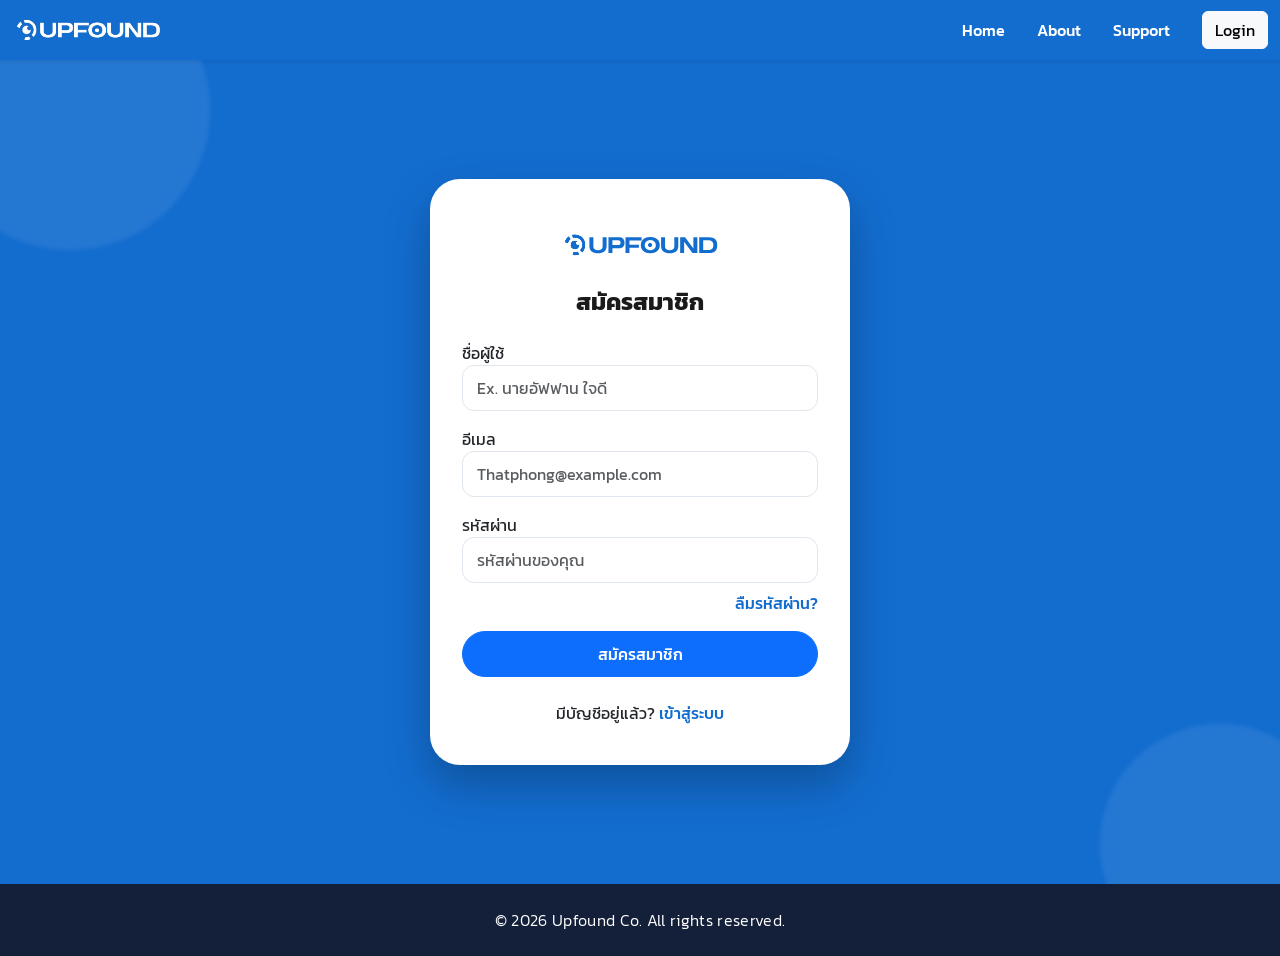
<file: Web_dev/Register.html>
<!DOCTYPE html>
<html lang="en">
<head>
    <meta charset="UTF-8">
    <meta name="viewport" content="width=device-width, initial-scale=1.0">
    <title>Upfound</title>
    <link href="https://cdn.jsdelivr.net/npm/bootstrap@5.3.3/dist/css/bootstrap.min.css" rel="stylesheet">
    <link rel="preconnect" href="https://fonts.googleapis.com">
    <link rel="preconnect" href="https://fonts.gstatic.com" crossorigin>
    <link href="https://fonts.googleapis.com/css2?family=Kanit:wght@300;400;500;600;700&display=swap" rel="stylesheet">
    <link rel="stylesheet" href="style.css">
</head>
<body>
       <!-- Nav-Bar -->
    <nav class="navbar navbar-expand-lg navbar-light bg-white shadow-sm ub-bg">
        <div class="container-fluid ub-bg pd">
            <a href="index.html"><img src="Asset/UPFOUND.svg" alt="Company Logo" class = "Logo"></a>
            <button class="navbar-toggler" type="button" data-bs-toggle="collapse" data-bs-target="#navbarNav" aria-controls="navbarNav" aria-expanded="false" aria-label="Toggle navigation">
                <span class="navbar-toggler-icon"></span>
            </button>
            <div class="collapse navbar-collapse" id="navbarNav">
                <ul class="navbar-nav ms-auto align-items-lg-center">
                    <li class="nav-item">
                        <a class="nav-link" href="index.html">Home</a>
                    </li>
                    <li class="nav-item">
                        <a class="nav-link" href="About.html">About</a>
                    </li>
                    <li class="nav-item">
                        <a class="nav-link" href="Support.html">Support</a>
                    </li>
                    <li class="nav-item ms-lg-3">
                        <a class="btn btn-light" href="#">Login</a>
                    </li>
                </ul>
            </div>
        </div>
    </nav>


    <div class="login-section d-flex align-items-center full-blue">
        <div class="container-fluid">
            <div class="row justify-content-center text-center">
                <div class="login-box text-start">
                    <div class="text-center mb-4">
                        <img src="Asset/UPFOUND2.svg" alt="Upfound Logo" class="login-logo mb-3">
                        <h4 class="login-heading">สมัครสมาชิก</h4>
                    </div>
                    <form>
                        <div class="mb-3">
                            <label for="UserName" class="form-label">ชื่อผู้ใช้</label>
                            <input type="text" id="UserName" class="form-control" placeholder="Ex. นายอัฟฟาน ใจดี" required>
                        </div>
                        <div class="mb-3">
                            <label for="UserEmail" class="form-label">อีเมล</label>
                            <input type="email" id="UserEmail" class="form-control" placeholder="Thatphong@example.com" required>
                        </div>
                        <div class="mb-2">
                            <label for="UserPassword" class="form-label">รหัสผ่าน</label>
                            <input type="password" id="UserPassword" class="form-control" placeholder="รหัสผ่านของคุณ" required>
                        </div>
                        <div class="text-end mb-3">
                            <a href="#" class="login-link">ลืมรหัสผ่าน?</a>
                        </div>
                        <button type="submit" class="btn btn-primary form-submit-btn w-100">สมัครสมาชิก</button>
                        <p class="text-center mt-4 mb-0">มีบัญชีอยู่แล้ว? <a href="login.html" class="login-link">เข้าสู่ระบบ</a></p>
                    </form>
                </div>
            </div>
        </div>
    </div>

    
        <!-- Footer -->
    <div class="footer-section">
        <div class="container">
            <div class="row justify-content-center text-center">
                <p class="sfw mb-0">&copy; 2026 Upfound Co. All rights reserved.</p>
            </div>
        </div>
    </div>

    <script src="upfound.js"></script>
</body>
</html>
</file>
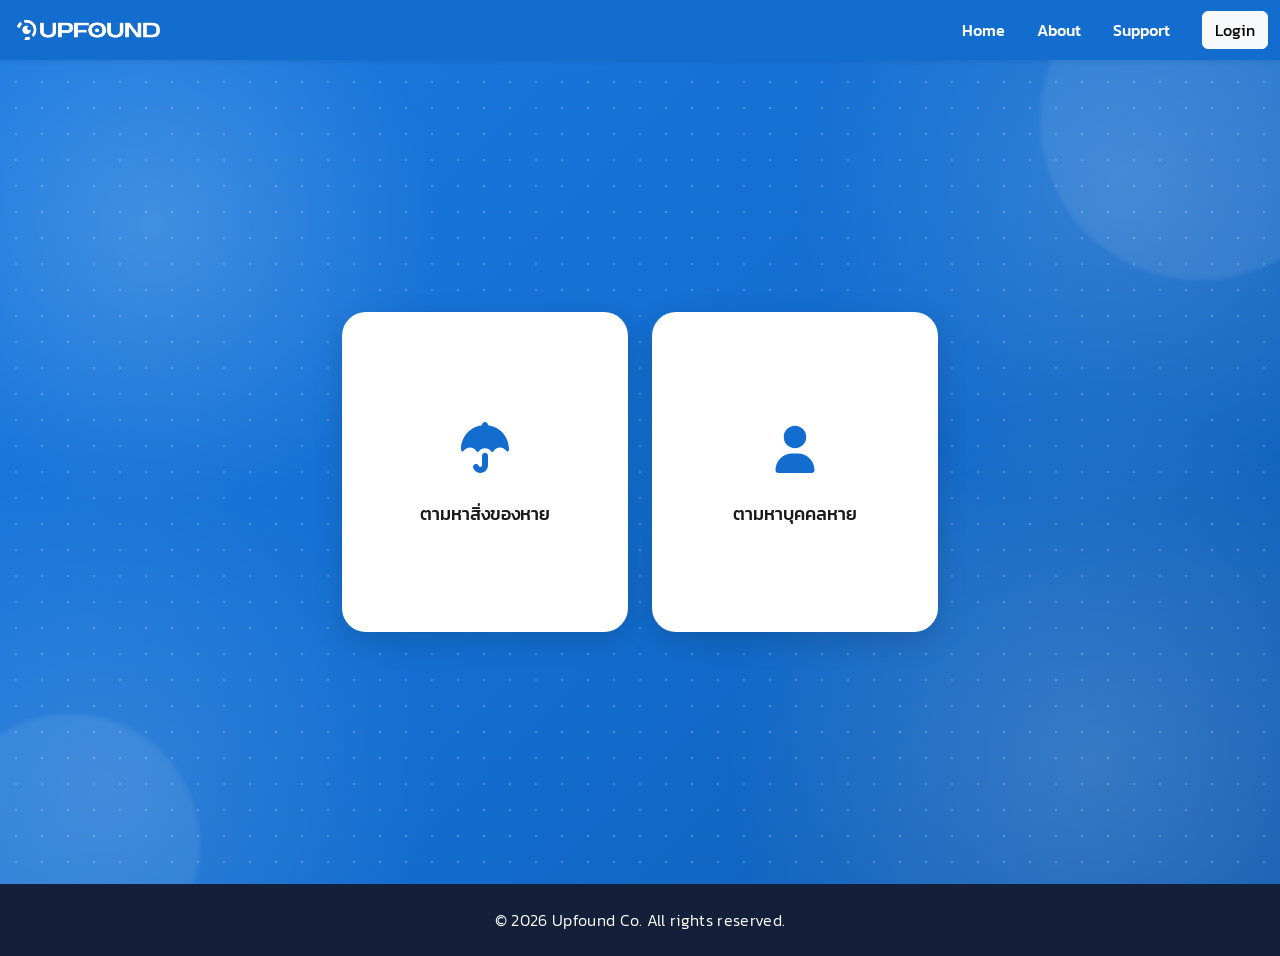
<file: Web_dev/Search.html>
<!DOCTYPE html>
<html lang="en">
<head>
    <meta charset="UTF-8">
    <meta name="viewport" content="width=device-width, initial-scale=1.0">
    <title>Upfound</title>
    <link href="https://cdn.jsdelivr.net/npm/bootstrap@5.3.3/dist/css/bootstrap.min.css" rel="stylesheet">
    <link rel="preconnect" href="https://fonts.googleapis.com">
    <link rel="preconnect" href="https://fonts.gstatic.com" crossorigin>
    <link href="https://fonts.googleapis.com/css2?family=Kanit:wght@300;400;500;600;700&display=swap" rel="stylesheet">
    <link rel="stylesheet" href="style.css">
</head>
<body>

    <!-- Nav-Bar -->
    <nav class="navbar navbar-expand-lg navbar-light bg-white shadow-sm ub-bg">
        <div class="container-fluid ub-bg pd">
            <a href="index.html"><img src="Asset/UPFOUND.svg" alt="Company Logo" class = "Logo"></a>
            <button class="navbar-toggler" type="button" data-bs-toggle="collapse" data-bs-target="#navbarNav" aria-controls="navbarNav" aria-expanded="false" aria-label="Toggle navigation">
                <span class="navbar-toggler-icon"></span>
            </button>
            <div class="collapse navbar-collapse" id="navbarNav">
                <ul class="navbar-nav ms-auto align-items-lg-center">
                    <li class="nav-item">
                        <a class="nav-link" href="#">Home</a>
                    </li>
                    <li class="nav-item">
                        <a class="nav-link" href="About.html">About</a>
                    </li>
                    <li class="nav-item">
                        <a class="nav-link" href="Support.html">Support</a>
                    </li>
                    <li class="nav-item ms-lg-3">
                        <a class="btn btn-light" href="#">Login</a>
                    </li>
                </ul>
            </div>
        </div>
    </nav>


    <div class="seclect-section d-flex align-items-center">
        <div class="container-fluid">
            <div class="row justify-content-center g-4">
                <div class="col-12 col-md-6 col-lg-3 d-flex">
                    <a class="btn btn-light feature-card feature-title text-center w-100" href="formitem.html">
                        <svg xmlns="http://www.w3.org/2000/svg" viewBox="0 0 640 640" class="mw"><!--!Font Awesome Free v7.3.0 by @fontawesome - https://fontawesome.com License - https://fontawesome.com/license/free Copyright 2026 Fonticons, Inc.--><path d="M320 32C337.7 32 352 46.3 352 64L352 66C478.3 81.7 576 189.5 576 320C576 323.8 575.9 327.5 575.8 331.3C575.5 338.2 570.8 344.1 564.1 346C557.4 347.9 550.3 345.3 546.5 339.5C532.1 318.1 507.7 304 480 304C450.7 304 425.1 319.7 411.1 343.3C408.4 347.9 403.5 350.9 398.1 351.1C392.7 351.3 387.6 348.9 384.4 344.6C369.8 324.8 346.4 312 319.9 312C293.4 312 270 324.8 255.4 344.6C252.2 348.9 247.1 351.4 241.7 351.1C236.3 350.8 231.5 347.9 228.7 343.3C214.7 319.7 189.1 304 159.8 304C132.1 304 107.7 318.1 93.3 339.5C89.4 345.2 82.3 347.9 75.7 346C69.1 344.1 64.5 338.2 64.2 331.3C64.1 327.5 64 323.8 64 320C64 189.5 161.7 81.7 288 66L288 64C288 46.3 302.3 32 320 32zM352 392L352 494.6C352 539.6 315.5 576 270.6 576C239.8 576 211.6 558.6 197.8 531L195.5 526.3C187.6 510.5 194 491.3 209.8 483.4C225.6 475.5 244.8 481.9 252.7 497.7L255 502.4C258 508.3 264 512 270.6 512C280.2 512 288 504.2 288 494.6L288 392C288 374.3 302.3 360 320 360C337.7 360 352 374.3 352 392z"/></svg>
                        <h2 class="btn-h2">ตามหาสิ่งของหาย</h2>
                    </a>
                </div>
                <div class="col-12 col-md-6 col-lg-3 d-flex">
                    <a class="btn btn-light feature-card feature-title text-center w-100" href="formperson.html">
                        <svg xmlns="http://www.w3.org/2000/svg" viewBox="0 0 640 640" class="mw"><!--!Font Awesome Free v7.3.0 by @fontawesome - https://fontawesome.com License - https://fontawesome.com/license/free Copyright 2026 Fonticons, Inc.--><path d="M320 312C386.3 312 440 258.3 440 192C440 125.7 386.3 72 320 72C253.7 72 200 125.7 200 192C200 258.3 253.7 312 320 312zM290.3 368C191.8 368 112 447.8 112 546.3C112 562.7 125.3 576 141.7 576L498.3 576C514.7 576 528 562.7 528 546.3C528 447.8 448.2 368 349.7 368L290.3 368z"/></svg>
                        <h2 class="btn-h2">ตามหาบุคคลหาย</h2>
                    </a>
                </div>
            </div>
        </div>
    </div>

    <!-- Footer -->
    <div class="footer-section">
        <div class="container">
            <div class="row justify-content-center text-center">
                <p class="sfw mb-0">&copy; 2026 Upfound Co. All rights reserved.</p>
            </div>
        </div>
    </div>
    
    <script src="upfound.js"></script>
</body>
</html>
</file>
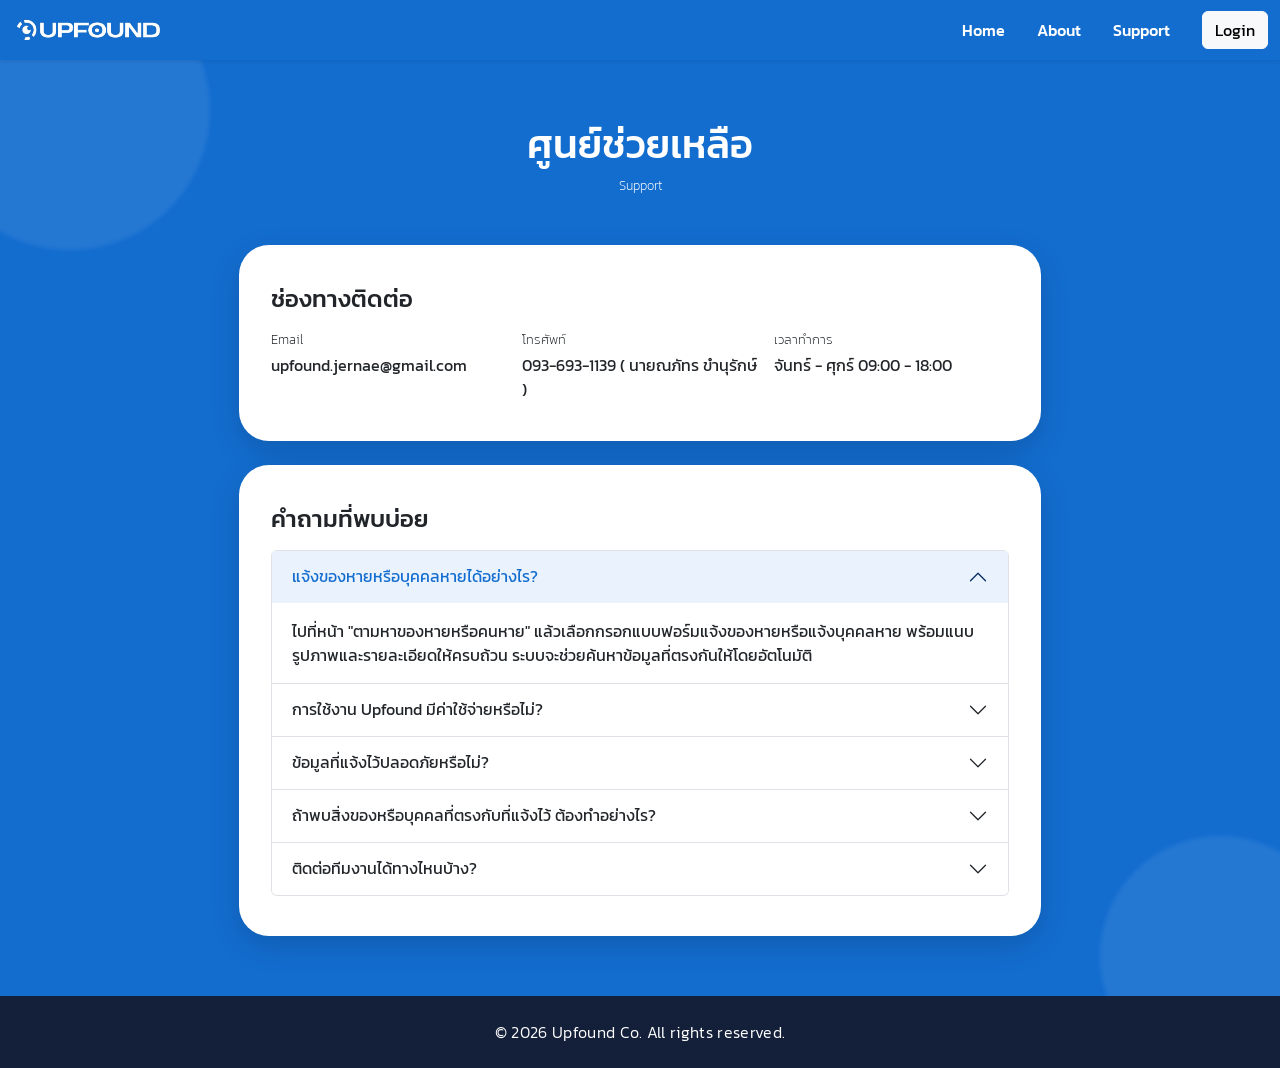
<file: Web_dev/Support.html>
<!DOCTYPE html>
<html lang="en">
<head>
    <meta charset="UTF-8">
    <meta name="viewport" content="width=device-width, initial-scale=1.0">
    <title>Upfound</title>
    <link href="https://cdn.jsdelivr.net/npm/bootstrap@5.3.3/dist/css/bootstrap.min.css" rel="stylesheet">
    <link rel="preconnect" href="https://fonts.googleapis.com">
    <link rel="preconnect" href="https://fonts.gstatic.com" crossorigin>
    <link href="https://fonts.googleapis.com/css2?family=Kanit:wght@300;400;500;600;700&display=swap" rel="stylesheet">
    <link rel="stylesheet" href="style.css">
</head>
<body>

    <!-- Nav-Bar -->
    <nav class="navbar navbar-expand-lg navbar-light bg-white shadow-sm ub-bg">
        <div class="container-fluid ub-bg pd">
            <a href="index.html"><img src="Asset/UPFOUND.svg" alt="Company Logo" class = "Logo"></a>
            <button class="navbar-toggler" type="button" data-bs-toggle="collapse" data-bs-target="#navbarNav" aria-controls="navbarNav" aria-expanded="false" aria-label="Toggle navigation">
                <span class="navbar-toggler-icon"></span>
            </button>
            <div class="collapse navbar-collapse" id="navbarNav">
                <ul class="navbar-nav ms-auto align-items-lg-center">
                    <li class="nav-item">
                        <a class="nav-link" href="index.html">Home</a>
                    </li>
                    <li class="nav-item">
                        <a class="nav-link" href="About.html">About</a>
                    </li>
                    <li class="nav-item">
                        <a class="nav-link" href="Support.html">Support</a>
                    </li>
                    <li class="nav-item ms-lg-3">
                        <a class="btn btn-light" href="login.html">Login</a>
                    </li>
                </ul>
            </div>
        </div>
    </nav>

    <div class="full-blue">
        <div class="container-fluid">
            <div class="row text-center">
                <div class="data-heading form-heading">
                    <h1>ศูนย์ช่วยเหลือ</h1>
                    <p class="sub-form-label text-white">Support</p>
                </div>
            </div>

            <div class="row justify-content-center">
                <div class="col-12 col-lg-8">

                    <div class="form-doc-item text-start mb-4">
                        <h4 class="mb-3">ช่องทางติดต่อ</h4>
                        <div class="row g-3">
                            <div class="col-12 col-md-4">
                                <p class="sub-form-label mb-1">Email</p>
                                <p class="mb-0">upfound.jernae@gmail.com</p>
                            </div>
                            <div class="col-12 col-md-4">
                                <p class="sub-form-label mb-1">โทรศัพท์</p>
                                <p class="mb-0">093-693-1139 ( นายณภัทร ขำนุรักษ์ )</p>
                            </div>
                            <div class="col-12 col-md-4">
                                <p class="sub-form-label mb-1">เวลาทำการ</p>
                                <p class="mb-0">จันทร์ - ศุกร์ 09:00 - 18:00</p>
                            </div>
                        </div>
                    </div>

                    <div class="form-doc-item text-start">
                        <h4 class="mb-3">คำถามที่พบบ่อย</h4>
                        <div class="accordion" id="faqAccordion">
                            <div class="accordion-item">
                                <h2 class="accordion-header">
                                    <button class="accordion-button" type="button" data-bs-toggle="collapse" data-bs-target="#faq1">
                                        แจ้งของหายหรือบุคคลหายได้อย่างไร?
                                    </button>
                                </h2>
                                <div id="faq1" class="accordion-collapse collapse show" data-bs-parent="#faqAccordion">
                                    <div class="accordion-body">
                                        ไปที่หน้า "ตามหาของหายหรือคนหาย" แล้วเลือกกรอกแบบฟอร์มแจ้งของหายหรือแจ้งบุคคลหาย
                                        พร้อมแนบรูปภาพและรายละเอียดให้ครบถ้วน ระบบจะช่วยค้นหาข้อมูลที่ตรงกันให้โดยอัตโนมัติ
                                    </div>
                                </div>
                            </div>
                            <div class="accordion-item">
                                <h2 class="accordion-header">
                                    <button class="accordion-button collapsed" type="button" data-bs-toggle="collapse" data-bs-target="#faq2">
                                        การใช้งาน Upfound มีค่าใช้จ่ายหรือไม่?
                                    </button>
                                </h2>
                                <div id="faq2" class="accordion-collapse collapse" data-bs-parent="#faqAccordion">
                                    <div class="accordion-body">
                                        ไม่มีค่าใช้จ่ายในการแจ้งของหาย แจ้งบุคคลหาย หรือค้นหาข้อมูลในระบบ
                                    </div>
                                </div>
                            </div>
                            <div class="accordion-item">
                                <h2 class="accordion-header">
                                    <button class="accordion-button collapsed" type="button" data-bs-toggle="collapse" data-bs-target="#faq3">
                                        ข้อมูลที่แจ้งไว้ปลอดภัยหรือไม่?
                                    </button>
                                </h2>
                                <div id="faq3" class="accordion-collapse collapse" data-bs-parent="#faqAccordion">
                                    <div class="accordion-body">
                                        ข้อมูลและรูปภาพที่แจ้งเข้ามาจะถูกใช้เพื่อการค้นหาและจับคู่ข้อมูลเท่านั้น
                                        และจะไม่ถูกเปิดเผยต่อบุคคลภายนอกโดยไม่ได้รับอนุญาต
                                    </div>
                                </div>
                            </div>
                            <div class="accordion-item">
                                <h2 class="accordion-header">
                                    <button class="accordion-button collapsed" type="button" data-bs-toggle="collapse" data-bs-target="#faq4">
                                        ถ้าพบสิ่งของหรือบุคคลที่ตรงกับที่แจ้งไว้ ต้องทำอย่างไร?
                                    </button>
                                </h2>
                                <div id="faq4" class="accordion-collapse collapse" data-bs-parent="#faqAccordion">
                                    <div class="accordion-body">
                                        ระบบจะแจ้งเตือนไปยังผู้ที่เกี่ยวข้องเมื่อพบข้อมูลที่ตรงกัน
                                        จากนั้นสามารถติดต่อประสานงานกันเพื่อนัดรับคืนของหรือยืนยันตัวบุคคลได้ทันที
                                    </div>
                                </div>
                            </div>
                            <div class="accordion-item">
                                <h2 class="accordion-header">
                                    <button class="accordion-button collapsed" type="button" data-bs-toggle="collapse" data-bs-target="#faq5">
                                        ติดต่อทีมงานได้ทางไหนบ้าง?
                                    </button>
                                </h2>
                                <div id="faq5" class="accordion-collapse collapse" data-bs-parent="#faqAccordion">
                                    <div class="accordion-body">
                                        สามารถติดต่อทีมงานได้ทางอีเมล upfound.jernae@gmail.com หรือโทร 093-693-1139
                                        ในวันและเวลาทำการ
                                    </div>
                                </div>
                            </div>
                        </div>
                    </div>

                </div>
            </div>
        </div>
    </div>

    <!-- Footer -->
    <div class="footer-section">
        <div class="container">
            <div class="row justify-content-center text-center">
                <p class="sfw mb-0">&copy; 2026 Upfound Co. All rights reserved.</p>
            </div>
        </div>
    </div>

    <script src="https://cdn.jsdelivr.net/npm/bootstrap@5.3.3/dist/js/bootstrap.bundle.min.js"></script>
    <script src="upfound.js"></script>
</body>
</html>
</file>
<file: Web_dev/style.css>
* {
    box-sizing: border-box;
}

body {
    font-family: 'Kanit', sans-serif;
}

.navbar {
    position: sticky;
    padding: 0 0;
    top: 0 ;
    z-index: 1000;      
}

.Logo {
    width: 100%;
    max-width: 150px;
}

.nav-link {
    color: white;
    font-weight: 500;
    padding: 0.5rem 1rem !important;
    transition: color 0.2s ease, opacity 0.2s ease;
}

.nav-link:hover {
    color: #ffffff;
    opacity: 0.75;
}

.ub-bg {
    background-color: #136DCF;
}

.hero-banner {
    min-height: 320px;
    padding: 40px 60px;
    overflow: hidden;
    border-top: 3px solid #136DCF;
    border-bottom: 3px solid #136DCF;
    background: radial-gradient(circle at 60% 50%, #cfe8ff 0%, #7ec2ff 45%, #2f8fef 100%);
}

.hero-logo {
    width: 100%;
    max-width: 480px;
}

.hero-title {
    color: #ffffff;
    font-weight: 700;
    text-shadow: 0 2px 12px rgba(0, 0, 0, 0.15);
}

.hero-text {
    color: #ffffff;
    max-width: 480px;
    opacity: 0.95;
    line-height: 1.6;
}

.hero-edgebox {
    max-width: 420px;
    width: 100%;
    filter: drop-shadow(0 20px 30px rgba(0, 0, 0, 0.25));
}

.center-im {
    justify-content: center !important;
}

.pd {
    padding-bottom: 5px;
    padding-top: 5px;
}

.feature-section {
    background: linear-gradient(180deg, #2f8fef 0%, #1d78d8 100%);
    padding: 70px 20px;
}

.feature-card {
    background-color: #ffffff;
    border: none;
    border-radius: 24px;
    padding: 40px 24px;
    color: #1a1a1a;
    height: 100%;
    width: auto;
    min-height: 300px;
    box-shadow: 0 10px 30px rgba(0, 0, 0, 0.15);
    display: flex;
    flex-direction: column;
    align-items: center;
    justify-content: center;
    transition: transform 0.25s ease, box-shadow 0.25s ease;
}

.feature-card:hover {
    transform: translateY(-6px);
    box-shadow: 0 16px 36px rgba(0, 0, 0, 0.22);
}

.feature-title {
    font-weight: 500;
    margin-bottom: 20px;
}

.feature-title h2 {
    font-size: 1.15rem;
    margin: 0;
}

.mw {
    width: 100%;
    max-width: 60px;
    margin-bottom: 24px;
}

.mw-2 {
    width: 100%;
    max-width: 25px;
}

.mw path {
    fill: #136DCF;
}

.sfw {
    font-weight: 300;
    margin: 0 0;
    letter-spacing: 0.02em;
}

.footer-section {
    background-color: #14203a;
    color: #ffffff;
    padding: 24px 0;
}
/* Search-page */
.seclect-section {
    min-height: calc(100vh - 76px);
    position: relative;
    overflow: hidden;
    padding: 60px 20px;
    background-color: #136DCF;
    background-image:
        radial-gradient(circle at 12% 20%, rgba(255, 255, 255, 0.18) 0%, rgba(255, 255, 255, 0) 22%),
        radial-gradient(circle at 88% 15%, rgba(255, 255, 255, 0.14) 0%, rgba(255, 255, 255, 0) 25%),
        radial-gradient(circle at 85% 85%, rgba(255, 255, 255, 0.16) 0%, rgba(255, 255, 255, 0) 28%),
        radial-gradient(circle at 8% 88%, rgba(255, 255, 255, 0.12) 0%, rgba(255, 255, 255, 0) 24%),
        radial-gradient(circle, rgba(255, 255, 255, 0.25) 1.5px, transparent 1.5px),
        linear-gradient(135deg, #1a7ae0 0%, #136DCF 55%, #0f5bb0 100%);
    background-size:
        auto, auto, auto, auto,
        26px 26px,
        cover;
    background-position: center;
}

.seclect-section::before,
.seclect-section::after {
    content: "";
    position: absolute;
    border-radius: 50%;
    background: rgba(255, 255, 255, 0.08);
    filter: blur(2px);
}

.seclect-section::before {
    width: 320px;
    height: 320px;
    top: -100px;
    right: -80px;
}

.seclect-section::after {
    width: 260px;
    height: 260px;
    bottom: -90px;
    left: -60px;
}

.seclect-section .container-fluid {
    position: relative;
    z-index: 1;
}

/* item form */

.item-form-body {
    min-height: calc(100vh - 76px);
    position: relative;
    overflow: hidden;
    padding: 60px 20px;
    background-color: #136DCF;
}

.form-doc-item{
    background-color: white;
    border-radius: 30px;
    padding: 40px 32px;
    box-shadow: 0 10px 30px rgba(0, 0, 0, 0.15);
}

.form-heading {
    color: #ffffff;
    font-weight: 700;
}
.form-label {
    margin-bottom: 0;
}
.sub-form-label{
    font-size: 80%;
    font-weight: 200;
    margin-bottom: 10px;
}
.form-submit-btn {
    border-radius: 50px;
    padding: 10px 40px;
    font-weight: 500;
}

select {
    color: #0f5bb0;
}


/* login page */

.full-blue { /* ทำให้ bg เป็นสีฟ้าจ้ะ */
    min-height: calc(100vh - 76px);
    position: relative;
    overflow: hidden;
    padding: 60px 20px;
    background-color: #136DCF;
}

.full-blue::before,
.full-blue::after {
    content: "";
    position: absolute;
    border-radius: 50%;
    background: rgba(255, 255, 255, 0.08);
    filter: blur(2px);
}

.full-blue::before {
    width: 280px;
    height: 280px;
    top: -90px;
    left: -70px;
}

.full-blue::after {
    width: 240px;
    height: 240px;
    bottom: -80px;
    right: -60px;
}

.login-section .container-fluid {
    position: relative;
    z-index: 1;
}

.login-box {
    width: 100%;
    height: auto;
    max-width: 420px;
    background-color: white;
    padding: 40px 32px;
    border-radius: 30px;
    box-shadow: 0 20px 45px rgba(0, 0, 0, 0.25);
    animation: login-box-in 0.4s ease;
}

@keyframes login-box-in {
    from {
        opacity: 0;
        transform: translateY(16px);
    }
    to {
        opacity: 1;
        transform: translateY(0);
    }
}

.login-logo {
    width: 100%;
    max-width: 160px;
}

.login-heading {
    font-weight: 700;
    color: #1a1a1a;
}

.login-box .form-control {
    border-radius: 12px;
    padding: 10px 14px;
    border: 1px solid #dfe6ee;
    transition: border-color 0.2s ease, box-shadow 0.2s ease;
}

.login-box .form-control:focus {
    border-color: #136DCF;
    box-shadow: 0 0 0 0.2rem rgba(18, 133, 255, 0.15);
}

.login-box .form-submit-btn {
    transition: transform 0.2s ease, box-shadow 0.2s ease;
}

.login-box .form-submit-btn:hover {
    transform: translateY(-2px);
    box-shadow: 0 10px 20px rgba(19, 109, 207, 0.3);
}

.login-link {
    color: #136DCF;
    font-weight: 500;
    text-decoration: none;
}

.login-link:hover {
    text-decoration: underline;
}

/*Data Page*/

.data-heading {
    margin-bottom: 40px;
}

.search-bar {
    margin: 0px 20px;
    padding: 5px 20px;
    width: 100%;
    max-width: 60vw;
    min-width: 100px;
    border : none;
    border-radius: 30px;
}

.btn-search {
    border-radius: 30px;
}

.data-display {
    padding-bottom: 20px;
}

.report-card {
    background-color: #ffffff;
    border: 1px solid #e2e8f0;
    border-radius: 20px;
    overflow: hidden;
    height: 100%;
    box-shadow: 0 10px 24px rgba(0, 0, 0, 0.12);
    transition: transform 0.25s ease, box-shadow 0.25s ease;
}

.report-card:hover {
    transform: translateY(-4px);
    box-shadow: 0 14px 30px rgba(0, 0, 0, 0.18);
}

.report-card-success {
    border: 2px solid #16a34a;
}

.report-card-media {
    height: 160px;
    background-color: #f1f5f9;
}

.report-card-img {
    width: 100%;
    height: 100%;
    object-fit: cover;
}

.report-media-placeholder {
    width: 100%;
    height: 100%;
    display: flex;
    align-items: center;
    justify-content: center;
}

.report-media-icon {
    width: 48px;
    height: 48px;
    fill: #b7c3d1;
}

.report-card-body {
    padding: 16px 18px;
}

.report-card-line {
    margin-bottom: 4px;
    font-size: 0.9rem;
    color: #1a1a1a;
}

.report-card-label {
    font-weight: 500;
}

.report-card-reward {
    margin: 8px 0;
    font-weight: 600;
    color: #16a34a;
}

.report-status {
    display: flex;
    align-items: center;
    gap: 6px;
    font-size: 0.85rem;
    font-weight: 500;
}

.status-icon {
    width: 16px;
    height: 16px;
    fill: none;
    stroke: currentColor;
    stroke-width: 2;
    stroke-linecap: round;
    stroke-linejoin: round;
}

.status-progress {
    color: #64748b;
}

.status-success {
    color: #16a34a;
}

/* About / Support pages */

.feature-title-h2 {
    font-size: 1.15rem;
    font-weight: 500;
    margin: 16px 0 12px;
}

.accordion-button:not(.collapsed) {
    color: #136DCF;
    background-color: #eaf3fd;
    box-shadow: none;
}

.accordion-button:focus {
    box-shadow: 0 0 0 0.2rem rgba(19, 109, 207, 0.15);
}

@media screen and (max-width:640px) {
    .feature-card {
        display: inline-block;
        min-height: fit-content;
        max-height: 120px;
        margin-bottom: 10px;
    }
    .mw {
        max-width: 40px;
        margin-bottom: 0;
        margin-right: 15px;
    }
    .btn-h2 {
        display: inline;
        max-width: 100px;
    }
    
}
</file>
